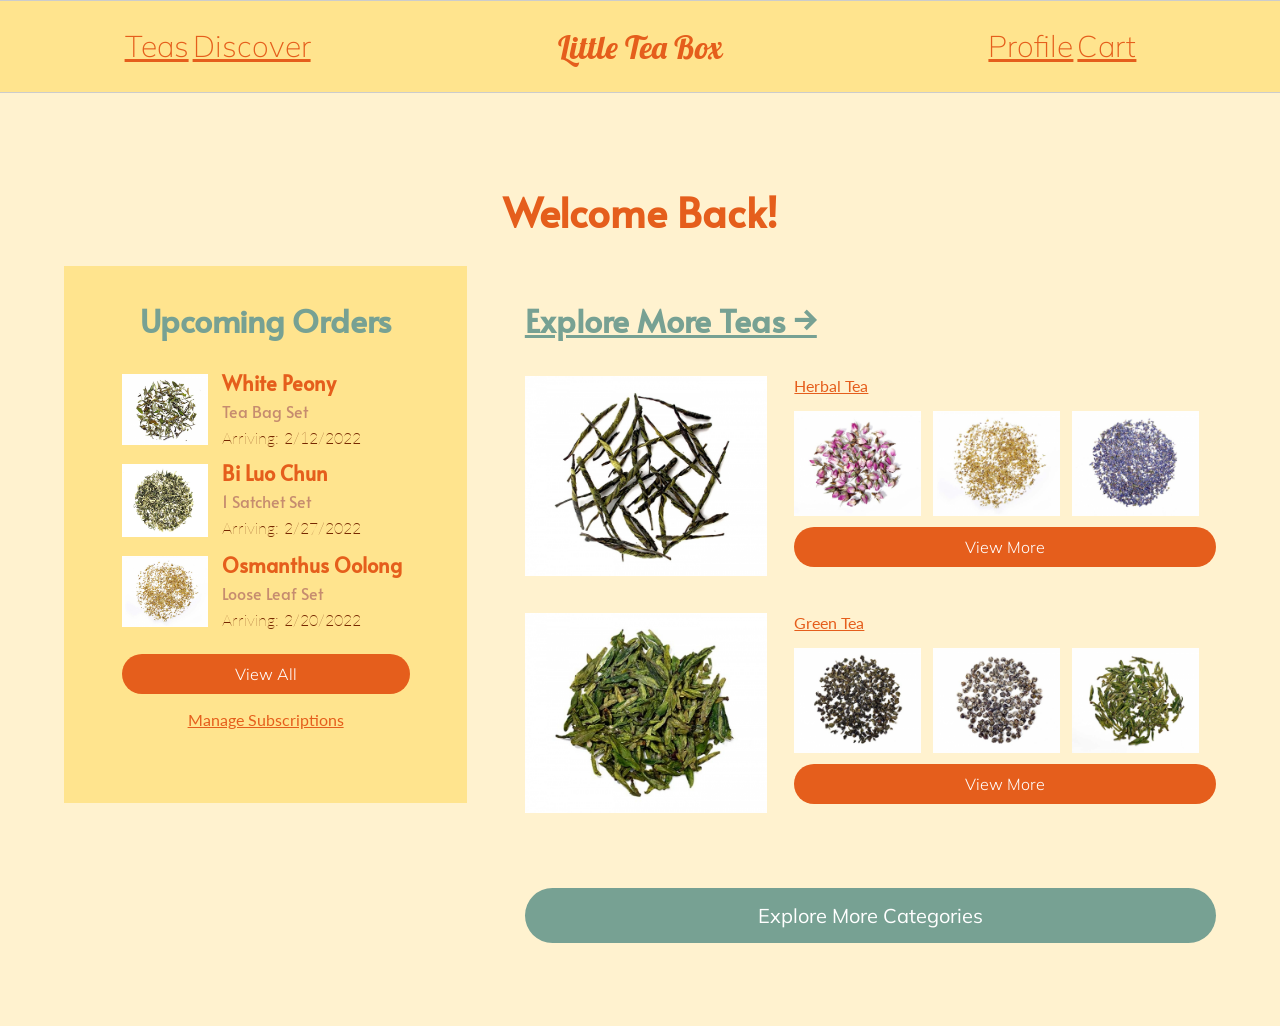
<file: Documents/2022Spring/PUI/a5/index.html>
<!doctype html>

<html lang="en">
<head>
  <meta charset="utf-8">

  <title>Little Tea Box</title>
  <meta name="description" content="A tea subscription service to warm your heart">
  <meta name="author" content="Emily Ngo">

  <link rel="icon" href="/favicon.ico">
  <link rel="icon" href="/favicon.svg" type="image/svg+xml">
  <link rel="apple-touch-icon" href="/apple-touch-icon.png">

  <link rel="stylesheet" href="css/styles.css">
  <link rel="stylesheet" href="css/home-style.css">

</head>

<body>
    <header>
      <nav>
        <div class = "nav-centered"> 
            <a id = "home" href="index.html">Little Tea Box</a>
        </div>
        <div class = "nav-left">
            <a href="">Teas</a>
          
            <a href="">Discover</a>
        </div>
        <div class = "nav-right">
            <a href="">Profile</a>
            <a href="">Cart</a>
        </div>
      </nav>
    </header>

    <div class = "content">
        <h1 id = "welcome"> Welcome Back!</h1>

        <!-- Left hand side - shows upcoming orders for that customer -->
        <div id = "upcoming">
            <h3>Upcoming Orders</h3>

            <div class = "upcoming-item">
                <div class = "upcoming-img">
                    <img src="img/white/white_peony.jpeg" alt="white peony tea petals">
                </div>
                <div class = "upcoming-info">
                    <h4 class = "tea-name">White Peony</h4>
                    <h5 class = "bag-type">Tea Bag Set</h5>
                    <p class = "arrival-date">Arriving: 2/12/2022</p>
                </div>
                <br class = "clear">
            </div>

            <div class = "upcoming-item">
                <div class = "upcoming-img">
                    <img src="img/green/bi_luo_chun_green_tea_export_small_2.jpeg" alt="Bi Luo Chun Tea Leaves">
                </div>
                <div class = "upcoming-info">
                    <h4 class = "tea-name">Bi Luo Chun</h4>
                    <h5 class = "bag-type">1 Satchet Set</h5>
                    <p class = "arrival-date">Arriving: 2/27/2022</p>
                </div>
                <br class = "clear">
            </div>

            <div class = "upcoming-item">
                <div class = "upcoming-img">
                    <img src="img/herbal/osmanthus_tea.jpeg" alt="osmanthus tea petals">
                </div>
                <div class = "upcoming-info">
                    <h4 class = "tea-name">Osmanthus Oolong</h4>
                    <h5 class = "bag-type">Loose Leaf Set</h5>
                    <p class = "arrival-date">Arriving: 2/20/2022</p>
                </div>
                <br class = "clear">
            </div>

            <button class = "view-more">View All</button>
            <p><a href="">Manage Subscriptions</a></p>
        </div>

         <!-- Right hand side - shows categories the user can explore -->
        <div id = "explore"> 
            <!-- has arrow in header -->
            <h3>Explore More Teas &#x2192;</h3>
            <div class = "explore-row">
                <div class = "explore-category">
                    <a href=""><img src="img/herbal/green_kuding_tea.jpeg" alt="Green Kuding tea leaves"></a>  
                </div>

                <div class = "explore-sample">
                     <!-- CLICKABLE LINK HERE - takes user to herbal teas category page -->
                    <p><a href="items-page.html">Herbal Tea</a></p>
                    <a href=""><img src="img/herbal/rose_flower_tea.jpeg" alt="Rose Flower tea leaves"></a>
                    <a href=""><img src="img/herbal/osmanthus_tea.jpeg" alt="osmanthus tea leaves"></a>
                    <!-- CLICKABLE LINK HERE - takes user to lavendar tea details page -->
                    <a href="detail-lavendar.html"><img src="img/herbal/lavender_tea.jpeg" alt="lavendar tea leaves"></a>
                    
                    <button onclick = "items-page.html" class = "view-more">View More</button>
                </div>
            </div>
            <br class = "clear">

            <div class = "explore-row">
                <div class = "explore-category">
                    <a href=""><img src="img/green/dragon_well_tea.jpeg" alt="dragon_well_tea tea leaves"></a>
                </div>

                <div class = "explore-sample">
                    <p><a href="">Green Tea</a></p>
                    <a href=""><img src="img/green/gunpowder_tea.jpeg" alt="dragon_well_tea tea leaves"></a>
                    <a href=""><img src="img/green/jasmine_dragon_pearl_tea.jpeg" alt="dragon_well_tea tea leaves"></a>
                    <a href=""><img src="img/green/longjing_tea.jpeg" alt="dragon_well_tea tea leaves"></a>
                    <button class = "view-more">View More</button>
                </div>
                <br class = "clear">
            </div>
         
            <button class = "explore">Explore More Categories</button>

        </div>
        <br class = "clear">
        <br>

    </div>

    
  

</body>
</html>
</file>
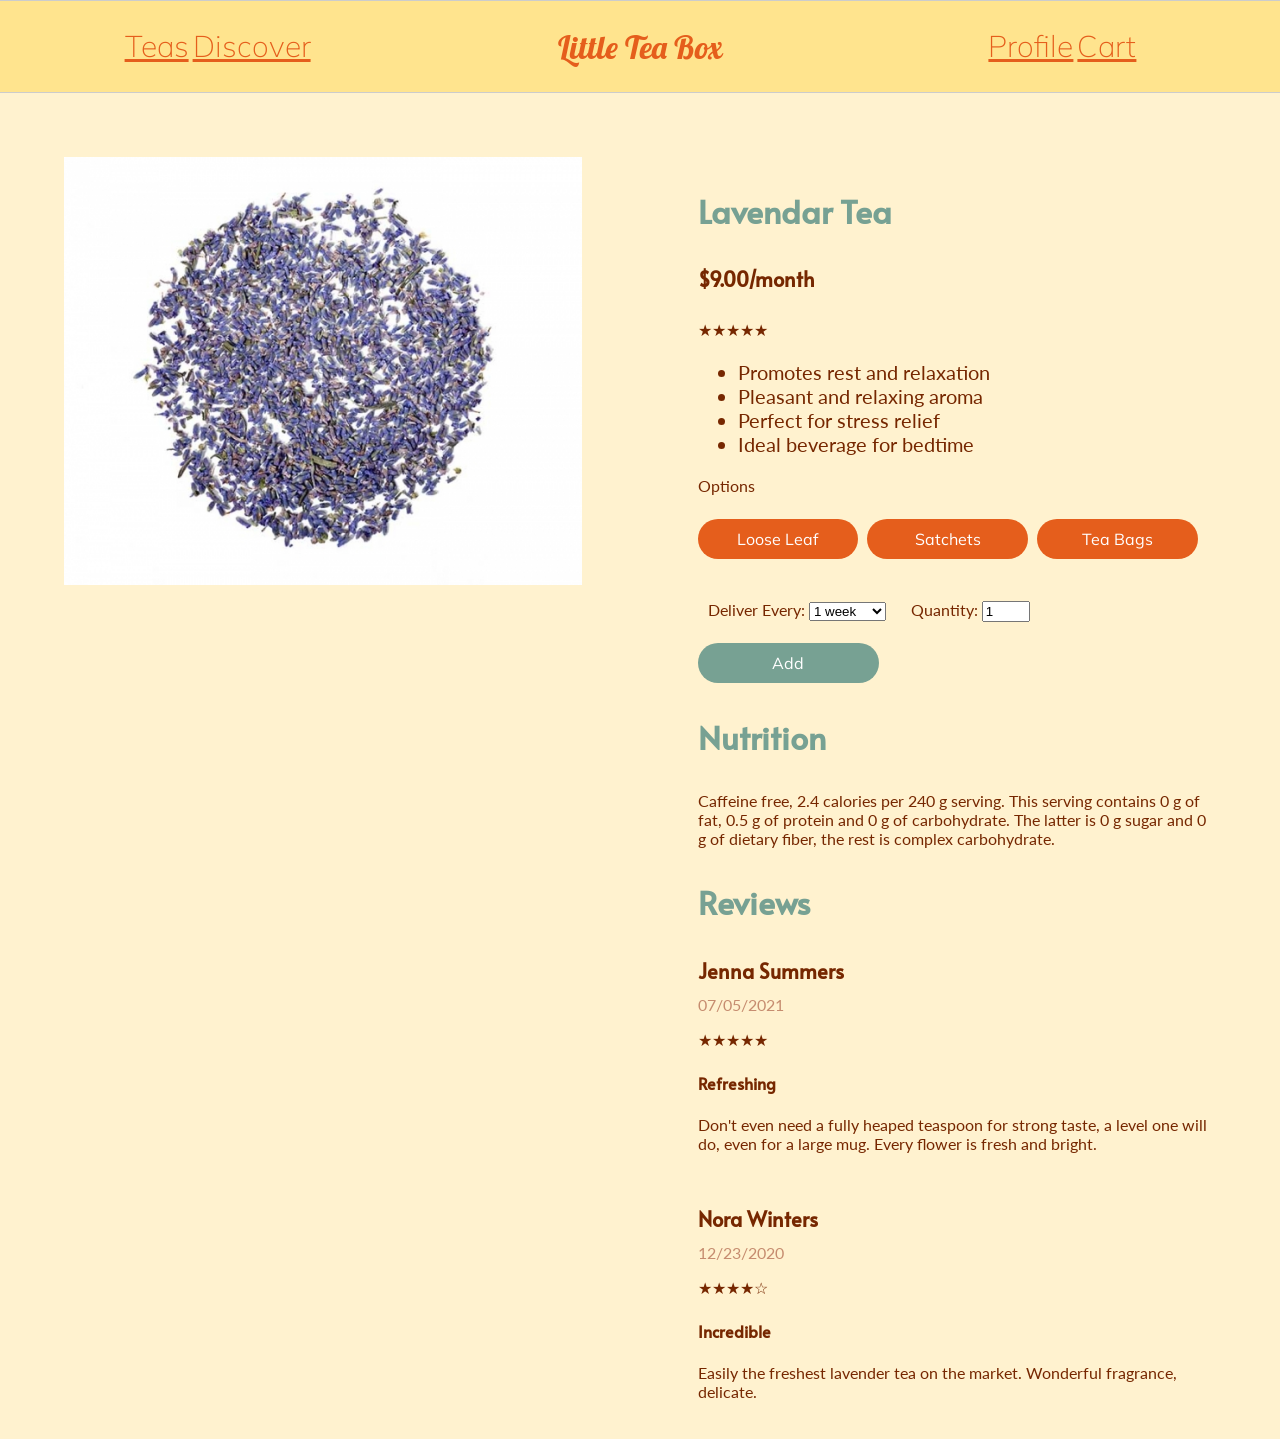
<file: Documents/2022Spring/PUI/a5/detail-lavendar.html>
<!doctype html>

<html lang="en">
<head>
  <meta charset="utf-8">

  <title>Little Tea Box</title>
  <meta name="description" content="A tea subscription service to warm your heart">
  <meta name="author" content="Emily Ngo">

  <link rel="icon" href="/favicon.ico">
  <link rel="icon" href="/favicon.svg" type="image/svg+xml">
  <link rel="apple-touch-icon" href="/apple-touch-icon.png">

  <link rel="stylesheet" href="css/styles.css">
  <link rel="stylesheet" href="css/detail-style.css">

</head>

<body>
    <header>
        <nav>
          <div class = "nav-centered">    
              <a id = "home" href="index.html">Little Tea Box</a>      
          </div>
          <div class = "nav-left">
              <a href="">Teas</a>
              <a href="">Discover</a>
          </div>
          <div class = "nav-right">
              <a href="">Profile</a>
              <a href="">Cart</a>
          </div>
        </nav>
      </header>

    <div class = "content">
        <!-- image appears on left hand side -->
        <div class = "product-img">
            <img src="img/herbal/lavender_tea.jpeg" alt="lavendar tea leaves">
        </div>
        <!-- information about product -->
        <div class = "details">
            <h3>Lavendar Tea</h3>
            <h4 class = "price">$9.00/month</h4>
            <!-- Start Rating for tea -->
            <p class = "rating"> &#9733;&#9733;&#9733;&#9733;&#9733; </p>
            <ul>
                <li>Promotes rest and relaxation</li>
                <li>Pleasant and relaxing aroma</li>
                <li>Perfect for stress relief</li>
                <li>Ideal beverage for bedtime</li>
            </ul>

            <p class = "info">Options</p>
            <div class = "option-buttons">
                <button>Loose Leaf</button>
                <button>Satchets</button>
                <button>Tea Bags</button>
            </div>

            

            <div class = "checkout">
                <div class = "subscription-detials">
                    <!-- drop down list -->
                    <label for="subscription">Deliver Every:
                        <select name="subscription" id="subscription">
                            <option value="week1">1 week</option>
                            <option value="week2">2 weeks</option>
                            <option value="month1">1 month</option>
                            <option value="month2">2 months</option>
                        </select>
                    </label>
                    <!-- number spinner -->
                    <label for="quantity">  
                        Quantity:
                        <input type="number" name="quantity" id="quantity" min="0" max="10" step="1" value="1">
                    </label>
                    <br class = "clear">
                </div>
                
                <button class = "add-cart">Add</button>
                <br class = "clear">
            </div>

            <div class = "nutrition">
                <h3>Nutrition</h3>
                <p>
                    Caffeine free, 2.4 calories per 240 g serving. This serving contains 0 g of fat, 0.5 g of protein and 0 g of carbohydrate. The latter is 0 g sugar and 0 g of dietary fiber, the rest is complex carbohydrate. 
                </p>
            </div>

            <div class = "review">
                <h3>Reviews</h3>
                <div class = "review-item">
                    <h5 class ="reviewer-name">Jenna Summers</h5>
                    <p class = "date">07/05/2021</p>

                    <!-- star rating -->
                    <p> &#9733;&#9733;&#9733;&#9733;&#9733; </p>
                    <h4 class = "title">Refreshing</h4>
                    <p class = "review-body"> Don't even need a fully heaped teaspoon for strong taste, a level one will do, even for a large mug. Every flower is fresh and bright. </p>
                </div>
                <br>
                <div class = "review-item">
                    <h5 class ="reviewer-name">Nora Winters</h5>
                    <p class = "date">12/23/2020</p>

                    <!-- star rating -->
                    <p> &#9733;&#9733;&#9733;&#9733;&#9734; </p>
                    <h4 class = "title">Incredible</h4>
                    <p class = "review-body"> Easily the freshest lavender tea on the market. Wonderful fragrance, delicate. </p>
                </div>
            </div>
            <br>
            <br class = "clear">


        </div>
    </div>

    
  

</body>
</html>
</file>
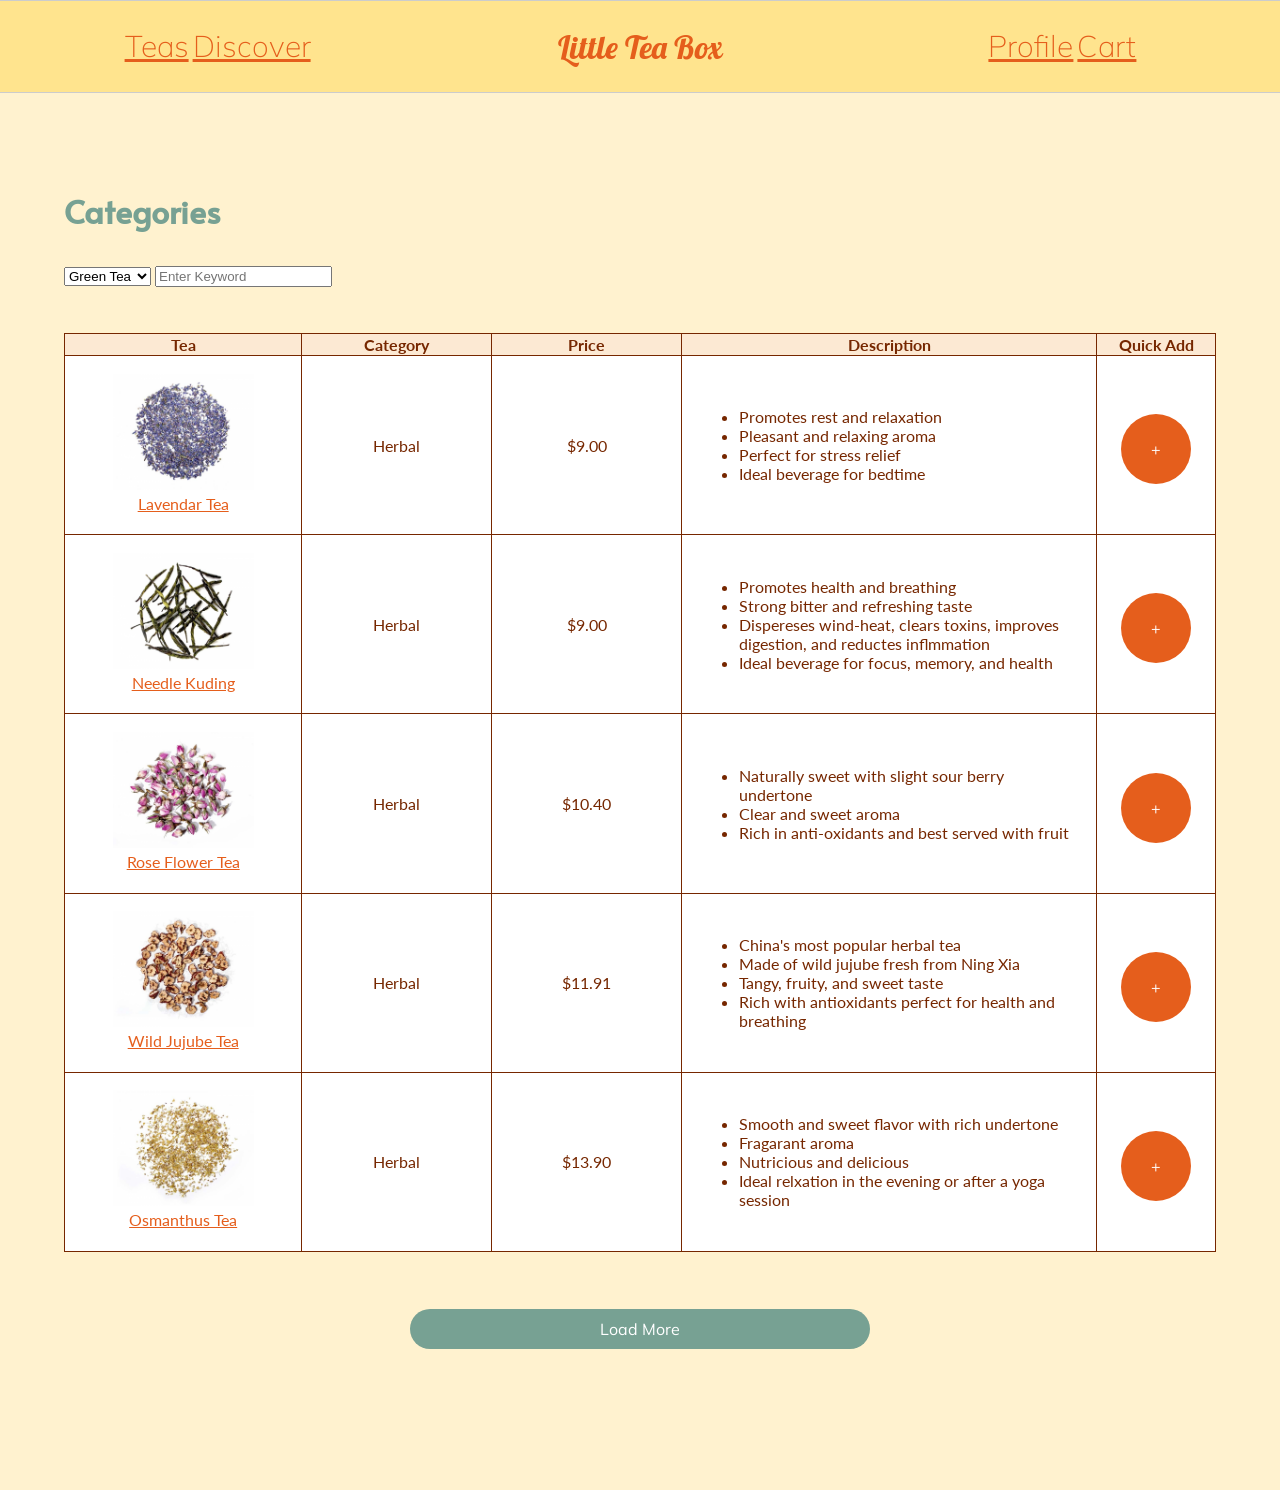
<file: Documents/2022Spring/PUI/a5/items-page.html>
<!doctype html>

<html lang="en">
<head>
  <meta charset="utf-8">

  <title>Little Tea Box</title>
  <meta name="description" content="A tea subscription service to warm your heart">
  <meta name="author" content="Emily Ngo">

  <link rel="icon" href="/favicon.ico">
  <link rel="icon" href="/favicon.svg" type="image/svg+xml">
  <link rel="apple-touch-icon" href="/apple-touch-icon.png">

  <link rel="stylesheet" href="css/styles.css">
  <link rel="stylesheet" href="css/category-style.css">

</head>

<body>
    <header>
        <nav>
          <div class = "nav-centered">    
              <a id = "home" href="index.html">Little Tea Box</a>      
          </div>
          <div class = "nav-left">
              <a href="">Teas</a>
              <a href="">Discover</a>
          </div>
          <div class = "nav-right">
              <a href="">Profile</a>
              <a href="">Cart</a>
          </div>
        </nav>
      </header>

    <div class = "content">
        <h3>Categories</h3>

        <div class = "refine">
            <div class = "tea-types">
                <label for="type">
                    <select name="type" id="type">
                        <option value="green">Green Tea</option>
                        <option value="herbal">Herbal Tea</option>
                        <option value="black">Black Tea</option>
                        <option value="white">White Tea</option>
                    </select>
                </label>

                <label for="search">  
                    <input id = "search" type="text" placeholder="Enter Keyword">
                </label>
                <br class = "clear">
            </div>

            <div class = "table">
                <table>
                    <tr class = "table-header">
                      <th class ="tea-h">Tea</th>
                      <th class ="category-h">Category</th>
                      <th class ="price-h">Price</th>
                      <th class ="description-h">Description</th>
                      <th class ="button-h">Quick Add</th>
                    </tr>

                    <tr class = "category-row">
                        <td class = "tea">
                            <!-- CLICKABLE LINK HERE - takes user to lavendar tea details page -->
                            <a href="detail-lavendar.html">
                                <img src="img/herbal/lavender_tea.jpeg" alt="Lavendar tea leaves">
                                <p>Lavendar Tea</p>
                            </a>
                        </td>
                        <td class = "category">Herbal</td>
                        <td class = "price">$9.00</td>
                        <td class = "description">
                            <ul>
                                <li>Promotes rest and relaxation</li>
                                <li>Pleasant and relaxing aroma</li>
                                <li>Perfect for stress relief</li>
                                <li>Ideal beverage for bedtime</li>
                            </ul>
                        </td>
                        <td class = "button"><button class = "quick-add">+</button></td>
                    </tr>

                    <tr class = "category-row">
                        <td class = "tea">
                            <a href="">
                                <img src="img/herbal/green_kuding_tea.jpeg" alt="Lavendar tea leaves">
                                <p>Needle Kuding</p>
                            </a>
                        </td>
                        <td class = "category">Herbal</td>
                        <td class = "price">$9.00</td>
                        <td class = "description">
                            <ul>
                                <li>Promotes health and breathing</li>
                                <li>Strong bitter and refreshing taste</li>
                                <li>Dispereses wind-heat, clears toxins, improves digestion, and reductes inflmmation</li>
                                <li>Ideal beverage for focus, memory, and health</li>
                            </ul>
                        </td>
                        <td class = "button"><button class = "quick-add">+</button></td>
                    </tr>

                    <tr class = "category-row">
                        <td class = "tea">
                            <a href="">
                                <img src="img/herbal/rose_flower_tea.jpeg" alt="Lavendar tea leaves">
                                <p>Rose Flower Tea</p>
                            </a>
                        </td>
                        <td class = "category">Herbal</td>
                        <td class = "price">$10.40</td>
                        <td class = "description">
                            <ul>
                                <li>Naturally sweet with slight sour berry undertone </li>
                                <li>Clear and sweet aroma</li>
                                <li>Rich in anti-oxidants and best served with fruit</li>
                                
                            </ul>
                        </td>
                        <td class = "button"><button class = "quick-add">+</button></td>
                    </tr>

                    <tr class = "category-row">
                        <td class = "tea">
                            <a href="">
                                <img src="img/herbal/jujube_tea.jpeg" alt="Lavendar tea leaves">
                                <p>Wild Jujube Tea</p>
                            </a>
                        </td>
                        <td class = "category">Herbal</td>
                        <td class = "price">$11.91</td>
                        <td class = "description">
                            <ul>
                                <li>China's most popular herbal tea</li>
                                <li>Made of wild jujube fresh from Ning Xia</li>
                                <li>Tangy, fruity, and sweet taste</li>
                                <li>Rich with antioxidants perfect for health and breathing</li>
                            </ul>
                        </td>
                        <td class = "button"><button class = "quick-add">+</button></td>
                    </tr>

                    <tr class = "category-row">
                        <td class = "tea">
                            <a href="">
                                <img src="img/herbal/osmanthus_tea.jpeg" alt="Osmanthus tea leaves">
                                <p>Osmanthus Tea</p>
                            </a>
                        </td>
                        <td class = "category">Herbal</td>
                        <td class = "price">$13.90</td>
                        <td class = "description">
                            <ul>
                                <li>Smooth and sweet flavor with rich undertone</li>
                                <li>Fragarant aroma</li>
                                <li>Nutricious and delicious</li>
                                <li>Ideal relxation in the evening or after a yoga session </li>
                            </ul>
                        </td>
                        <td class = "button"><button class = "quick-add">+</button></td>
                    </tr>

                 
                
                  </table>

            </div>
            <div id = "view-more">
                <button class = "view-more">Load More</button>
                <br class = "clear">
            </div>
            
        </div>
    </div>

    
  

</body>
</html>
</file>
<file: Documents/2022Spring/PUI/a5/css/styles.css>
/* Each tag sorted in alphabetical order */
/* This page is for universal elements and styling */

@import url('https://fonts.googleapis.com/css2?family=Alata&family=Lato&family=Lobster&family=Mulish:wght@300;400;600&display=swap');

a{
   color:  #E55E1C;
   text-decoration: underline;
}

body{
    background-color: #FFF2CF;
    font-family: 'Lato', sans-serif;
    font: 24px;
    color: #762700;
    margin: 0;
}

/* Default button is gray and fills up entire div */
button{
    font-family: 'Mulish', sans-serif;
    font-weight: 400;
    font-size: 1em;
    background-color: gray;
    color: #fff;
    border-radius: 90px;
    border: none;
    padding: 10px;
    margin-top: 0.5em;
    text-align: center;
    width: 100%;
}

header{
    background-color: #FFE48E;
}


/* Headers use Alata */
h3{
    font-family: 'Alata', sans-serif;
    font-size: 2em;
    color: #77A193;
}

h4{
    font-family: 'Alata', sans-serif;
    font-size: 1em;
}

h5{
    font-family: 'Alata', sans-serif;
    font-size: 1.25em;
}

nav{
    border:1px solid #ccc;
    border-width:1px 0;
    list-style:none;
    margin:0;
    padding:0;
    text-align:center;
}

nav a{
   font-family: 'Mulish', sans-serif;
   font-size: 30px;
   color: #E55E1C;
   font-weight: 100;
}

nav li{
    display: inline-block;
}

ul{
    font-size: 1.25em;
}
.clear{
    clear: both;
}

.content{
    padding: 5%;
}

nav{
    display: inline-block; 
    min-width: 100%;
    
}

/* Make parts of the nav bar move to the right parts */
nav ul{
    margin: 3%;
    min-width: 80%;
    /* background-color: plum; */
    margin-left: auto;
    margin-right: auto;
}
.nav-right{
    display: inline-block;
    vertical-align: middle;
    min-width: 30%;
    /* background-color: aqua; */
    float: right;
    padding: 2%;
}

.nav-left{
    display: inline-block;
    vertical-align: middle;
    min-width: 30%;
    /* background-color: aquamarine; */
    float: left;
    padding: 2%;
}

.nav-centered{
    display: inline-block;
    vertical-align: middle;
    max-width: 20%;
    /* background-color: pink; */
    padding: 2%;
}

#home{
    font-family: 'Lobster';
    text-decoration: none;
    font-size: 2em;
}
</file>
<file: Documents/2022Spring/PUI/a5/css/home-style.css>
/* Sorted universal, classes, then ids alphabetically */
/* Used to style the explore more side of the page */
.explore-category{
    width: 35%;
    float:left;
    text-align: center;
}

.explore-sample p{
    margin-top: 0;
}

.explore-row img{
    max-width: 100%;
}

.explore-row{
    margin-bottom: 9%;
    margin-top: 5%;
}

.explore-sample{
    width: 61%;
    float:right;
}

.explore-sample img{
    max-width: 30%;
    margin-right: 2%;
}

.explore{
    font-size: 1.25em;
    background-color: #77A193;
    padding: 15px;
}

/* Used to style the upcoming orders side of the page */
.upcoming-item{
    /* background-color: aquamarine; */
    text-align:left;
    margin-bottom: 1em;
}

.upcoming-img{
    max-width: 30%;
    float: left;
}

.upcoming-img img{
    max-width: 100%;
}

.upcoming-info{
    max-width: 65%;
    min-width: 65%;
    float: right;
    padding: 0;
    margin: 0;
    line-height: 1.15em;
}

.upcoming-info h4{
    font-weight: bold;
    color: #E55E1C;
    font-size: 1.25em;
    margin: 0;
    margin-bottom: 0.5em;
}

.upcoming-info h5{
    color: #C68C6F;
    font-size: 1em;
    font-weight: 100;
    margin: 0;
    margin-bottom: 0.5em;
}

.upcoming-info p{
    color: #762700;
    font-size: 1em;
    font-weight: 100;
    margin: 0;
}

.view-more{
    background-color: #E55E1C;
    font-weight: 300;
}

/* Refers to the specific div named explore*/
#explore{
    float: right;
    /* background-color: skyblue; */
    width: 60%;
   
}

#explore h3{
    text-decoration: underline;
}

/* Refers to the specific div named upcoming*/
#upcoming{
    background-color: #FFE48E;
    float: left;
    width: 25%;
    padding-left: 5%;
    padding-right: 5%;
    text-align:center;
    padding-bottom: 5%;

}

#welcome{
    font-family: 'Alata', sans-serif;
    font-size: 2.5em;
    color: #E55E1C;
    text-align:center;
}
</file>
<file: Documents/2022Spring/PUI/a5/css/detail-style.css>
/* Sorted universal, classes, then ids alphabetically */
/* This page is used to style item information pages */

label{
    margin: 2%;
}


/* Add cart button */
.add-cart{
    margin-top: 4%;
    background-color: #77A193;
    max-width: 35%;
}

.date{
    margin: 0;
    color: #C68C6F;
}

.details{
    float:right;
    max-width: 45%;
}

.option-buttons button{
    max-width: 31%;
    background-color: #E55E1C;
    margin-right: 1%;
    margin-bottom: 8%;
}

.price{
    font-size: 1.25em;
}

/* Referes to a div - not the actual img */
.product-img{
    float:left;
    max-width: 45%;
}

.product-img img{
    max-width: 100%;
}

.reviewer-name{
    margin-bottom: 0.5em;
}

.review-body{
    margin: 0;
}
</file>
<file: Documents/2022Spring/PUI/a5/css/category-style.css>
/* Sorted universal, classes, then ids alphabetically */
/* This page is used to style item category pages */


table ul{
    font-size: 1em; 
}

table{
    max-width: 100%;
    min-width: 100%;
    margin-top: 4%;
}

td{
    background-color: white;
    padding: 1.5%;
    text-align: center;
    
}

th{
    background-color: #FCE9D3;
}

table, td, th {
    border: 1px solid #762700;
    border-collapse: collapse;
  }

/* -h following name indicates that its a header */
.button-h{
    width:10%;
}

.description{
    text-align: left;
}

.category-h{
    width:16%;
}

.description-h{
    width:35%;
}

.price-h{
    width:16%;
}

/* button */
.quick-add{
    background-color: #E55E1C;
    width : 70px;
    height : 70px;
}

.tea img{
    max-width: 70%;
    display: block;
    margin-left: auto;
    margin-right: auto;
}

.tea p{
    margin: 2%;
    text-align: center;
}
.tea-h{
    width:20%;
}

#view-more{
    margin-top: 5%;
    margin-bottom: 5%;

}

#view-more button{
    background-color: #77A193;
    text-align: center;
    max-width: 40%;
    display: block;
    display: block;
    margin-left: auto;
    margin-right: auto;

}
</file>
